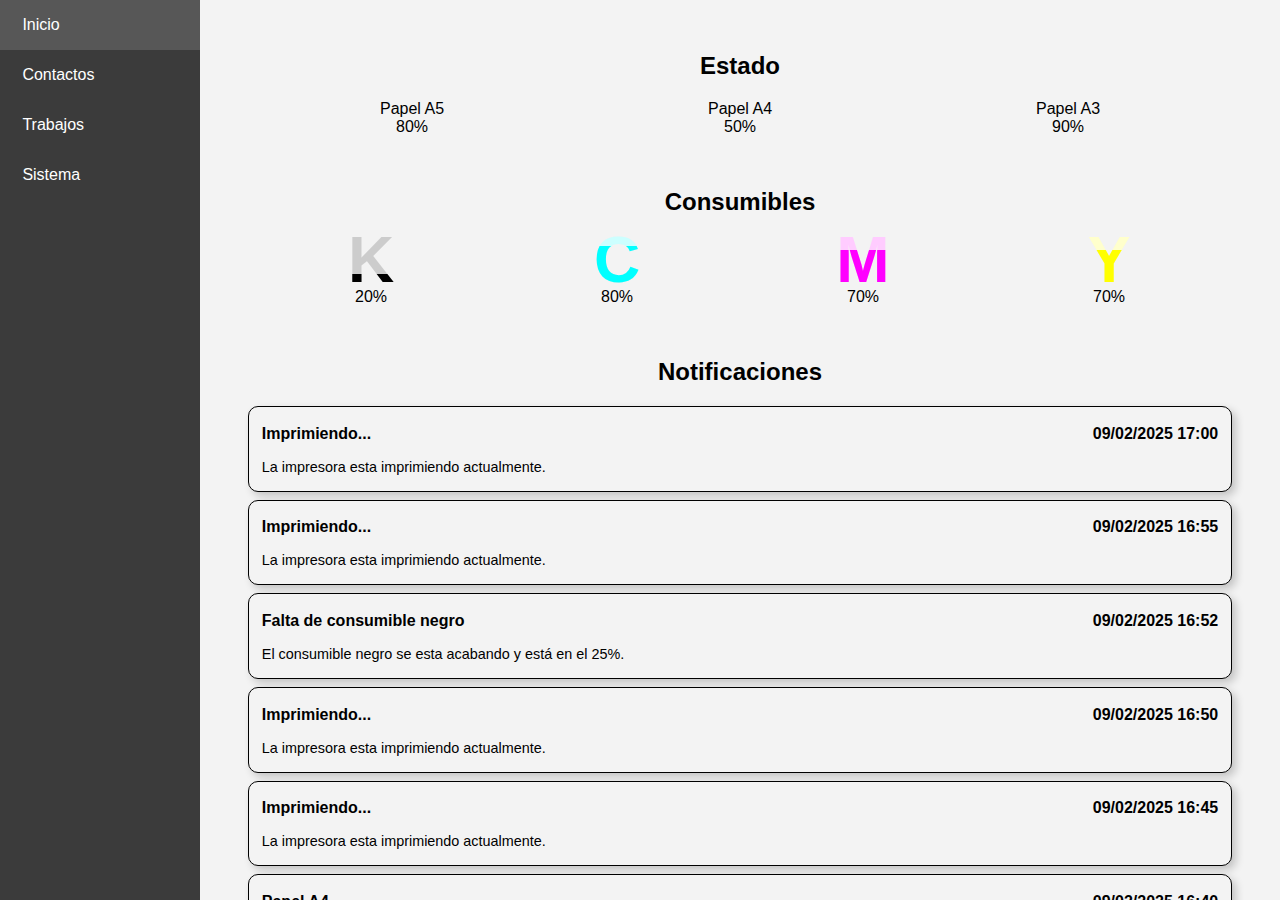
<file: Impresora/index.html>
<!DOCTYPE html>
<html lang="es">
<head>
    <meta charset="UTF-8">
    <meta name="viewport" content="width=device-width, initial-scale=1.0">
    <title>Web de Impresora</title>
    <link rel="stylesheet" href="style.css">
</head>
<body>
    <nav>
        <ul>
            <li><a href="index.html">Inicio</a></li>
            <li><a href="contactos.html">Contactos</a></li>
            <li><a href="trabajos.html">Trabajos</a></li>
            <li><a href="sistema.html">Sistema</a></li>
        </ul>
    </nav>
    <main>
        <section class="estado">
            <h2>Estado</h2>
            <div class="fila-estado">
                <div>
                    <p>Papel A5</p>
                    <p id="papelA5">80%</p>
                </div>
                <div>
                    <p>Papel A4</p>
                    <p id="papelA4">50%</p>
                </div>
                <div>
                    <p>Papel A3</p>
                    <p id="papelA3">90%</p>
                </div>
            </div>
        </section>
        <section class="consumibles">
            <h2>Consumibles</h2>
            <div class="fila-consumibles">
                <div class="contenedor-toner">
                    <div class="toner k">K</div>
                    <div class="porcentaje">20%</div>
                </div>
                <div class="contenedor-toner">
                    <div class="toner c">C</div>
                    <div class="porcentaje">80%</div>
                </div>
                <div class="contenedor-toner">
                    <div class="toner m">M</div>
                    <div class="porcentaje">70%</div>
                </div>
                <div class="contenedor-toner">
                    <div class="toner y">Y</div>
                    <div class="porcentaje">70%</div>
                </div>
            </div>
        </section>
        <section class="notificaciones">
            <h2>Notificaciones</h2>
            <div class="notificacion">
                <p id="notificacion-title" class="notificacion-title">
                    <span class="notificacion-text">Imprimiendo...</span>
                    <span class="notificacion-hora">09/02/2025 17:00</span>
                </p>
                <p class="notificacion-descripcion">La impresora esta imprimiendo actualmente.</p>
            </div>
            <div class="notificacion">
                <p id="notificacion-title" class="notificacion-title">
                    <span class="notificacion-text">Imprimiendo...</span>
                    <span class="notificacion-hora">09/02/2025 16:55</span>
                </p>
                <p class="notificacion-descripcion">La impresora esta imprimiendo actualmente.</p>
            </div>
            <div class="notificacion">
                <p id="notificacion-title" class="notificacion-title">
                    <span class="notificacion-text">Falta de consumible negro</span>
                    <span class="notificacion-hora">09/02/2025 16:52</span>
                </p>
                <p class="notificacion-descripcion">El consumible negro se esta acabando y está en el 25%.</p>
            </div>
            <div class="notificacion">
                <p id="notificacion-title" class="notificacion-title">
                    <span class="notificacion-text">Imprimiendo...</span>
                    <span class="notificacion-hora">09/02/2025 16:50</span>
                </p>
                <p class="notificacion-descripcion">La impresora esta imprimiendo actualmente.</p>
            </div>
            <div class="notificacion">
                <p id="notificacion-title" class="notificacion-title">
                    <span class="notificacion-text">Imprimiendo...</span>
                    <span class="notificacion-hora">09/02/2025 16:45</span>
                </p>
                <p class="notificacion-descripcion">La impresora esta imprimiendo actualmente.</p>
            </div>
            <div class="notificacion">
                <p id="notificacion-title" class="notificacion-title">
                    <span class="notificacion-text">Papel A4</span>
                    <span class="notificacion-hora">09/02/2025 16:40</span>
                </p>
                <p class="notificacion-descripcion">El papel A4 se encuentra en el 50%.</p>
            </div>
            <div class="notificacion">
                <p id="notificacion-title" class="notificacion-title">
                    <span class="notificacion-text">Imprimiendo...</span>
                    <span class="notificacion-hora">09/02/2025 16:35</span>
                </p>
                <p class="notificacion-descripcion">La impresora esta imprimiendo actualmente.</p>
            </div>
        </section>
    </main>
</body>
</html>
</file>
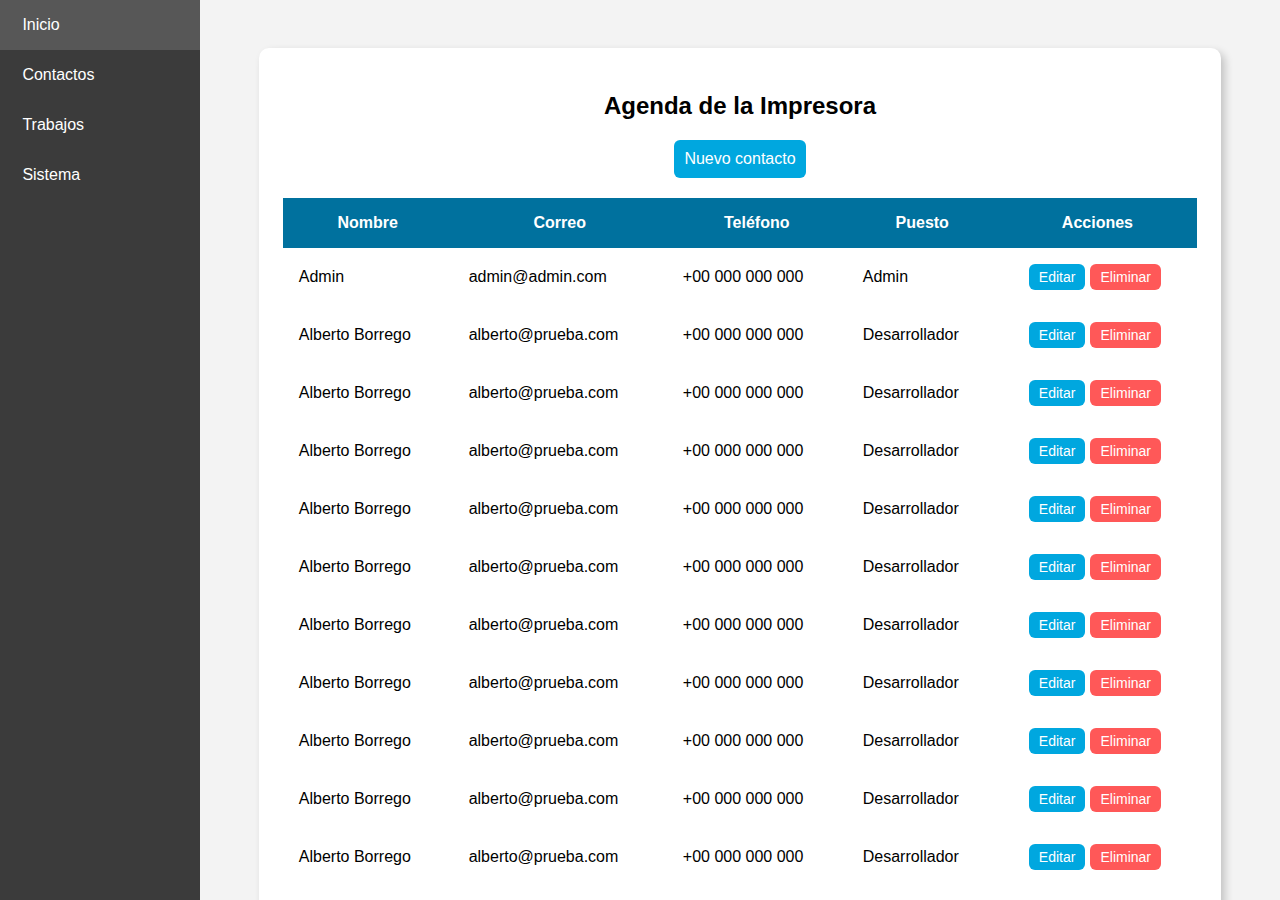
<file: Impresora/contactos.html>
<!DOCTYPE html>
<html lang="es">
<head>
    <meta charset="UTF-8">
    <meta name="viewport" content="width=device-width, initial-scale=1.0">
    <title>Web de Impresora</title>
    <link rel="stylesheet" href="style.css">
</head>
<body>
    <nav>
        <ul>
            <li><a href="index.html">Inicio</a></li>
            <li><a href="contactos.html">Contactos</a></li>
            <li><a href="trabajos.html">Trabajos</a></li>
            <li><a href="sistema.html">Sistema</a></li>
        </ul>
    </nav>
    <main>
        <div class="contenedorTabla">
            <h2>Agenda de la Impresora</h2>
            <button class="btnAgregar">Nuevo contacto</button>
            <table class="tabla">
                <thead>
                    <tr>
                        <th>Nombre</th>
                        <th>Correo</th>
                        <th>Teléfono</th>
                        <th>Puesto</th>
                        <th>Acciones</th>
                    </tr>
                </thead>
                <tbody>
                    <tr>
                        <td>Admin</td>
                        <td>admin@admin.com</td>
                        <td>+00 000 000 000</td>
                        <td>Admin</td>
                        <td>
                            <button class="btnTabla btnEditarParar">Editar</button>
                            <button class="btnTabla btnEliminar">Eliminar</button>
                        </td>
                    </tr>
                    <tr>
                        <td>Alberto Borrego</td>
                        <td>alberto@prueba.com</td>
                        <td>+00 000 000 000</td>
                        <td>Desarrollador</td>
                        <td>
                            <button class="btnTabla btnEditarParar">Editar</button>
                            <button class="btnTabla btnEliminar">Eliminar</button>
                        </td>
                    </tr>
                    <tr>
                        <td>Alberto Borrego</td>
                        <td>alberto@prueba.com</td>
                        <td>+00 000 000 000</td>
                        <td>Desarrollador</td>
                        <td>
                            <button class="btnTabla btnEditarParar">Editar</button>
                            <button class="btnTabla btnEliminar">Eliminar</button>
                        </td>
                    </tr>
                    <tr>
                        <td>Alberto Borrego</td>
                        <td>alberto@prueba.com</td>
                        <td>+00 000 000 000</td>
                        <td>Desarrollador</td>
                        <td>
                            <button class="btnTabla btnEditarParar">Editar</button>
                            <button class="btnTabla btnEliminar">Eliminar</button>
                        </td>
                    </tr>
                    <tr>
                        <td>Alberto Borrego</td>
                        <td>alberto@prueba.com</td>
                        <td>+00 000 000 000</td>
                        <td>Desarrollador</td>
                        <td>
                            <button class="btnTabla btnEditarParar">Editar</button>
                            <button class="btnTabla btnEliminar">Eliminar</button>
                        </td>
                    </tr>
                    <tr>
                        <td>Alberto Borrego</td>
                        <td>alberto@prueba.com</td>
                        <td>+00 000 000 000</td>
                        <td>Desarrollador</td>
                        <td>
                            <button class="btnTabla btnEditarParar">Editar</button>
                            <button class="btnTabla btnEliminar">Eliminar</button>
                        </td>
                    </tr>
                    <tr>
                        <td>Alberto Borrego</td>
                        <td>alberto@prueba.com</td>
                        <td>+00 000 000 000</td>
                        <td>Desarrollador</td>
                        <td>
                            <button class="btnTabla btnEditarParar">Editar</button>
                            <button class="btnTabla btnEliminar">Eliminar</button>
                        </td>
                    </tr>
                    <tr>
                        <td>Alberto Borrego</td>
                        <td>alberto@prueba.com</td>
                        <td>+00 000 000 000</td>
                        <td>Desarrollador</td>
                        <td>
                            <button class="btnTabla btnEditarParar">Editar</button>
                            <button class="btnTabla btnEliminar">Eliminar</button>
                        </td>
                    </tr>
                    <tr>
                        <td>Alberto Borrego</td>
                        <td>alberto@prueba.com</td>
                        <td>+00 000 000 000</td>
                        <td>Desarrollador</td>
                        <td>
                            <button class="btnTabla btnEditarParar">Editar</button>
                            <button class="btnTabla btnEliminar">Eliminar</button>
                        </td>
                    </tr>
                    <tr>
                        <td>Alberto Borrego</td>
                        <td>alberto@prueba.com</td>
                        <td>+00 000 000 000</td>
                        <td>Desarrollador</td>
                        <td>
                            <button class="btnTabla btnEditarParar">Editar</button>
                            <button class="btnTabla btnEliminar">Eliminar</button>
                        </td>
                    </tr>
                    <tr>
                        <td>Alberto Borrego</td>
                        <td>alberto@prueba.com</td>
                        <td>+00 000 000 000</td>
                        <td>Desarrollador</td>
                        <td>
                            <button class="btnTabla btnEditarParar">Editar</button>
                            <button class="btnTabla btnEliminar">Eliminar</button>
                        </td>
                    </tr>
                    <tr>
                        <td>Alberto Borrego</td>
                        <td>alberto@prueba.com</td>
                        <td>+00 000 000 000</td>
                        <td>Desarrollador</td>
                        <td>
                            <button class="btnTabla btnEditarParar">Editar</button>
                            <button class="btnTabla btnEliminar">Eliminar</button>
                        </td>
                    </tr>
                </tbody>
            </table>
            <div class="paginacionCaja">
                <ul class="paginacion">
                    <li class="activo"><a>1</a></li>
                    <li><a>2</a></li>
                    <li><a>3</a></li>
                </ul>
            </div>
        </div>
    </main>
</body>
</html>
</file>
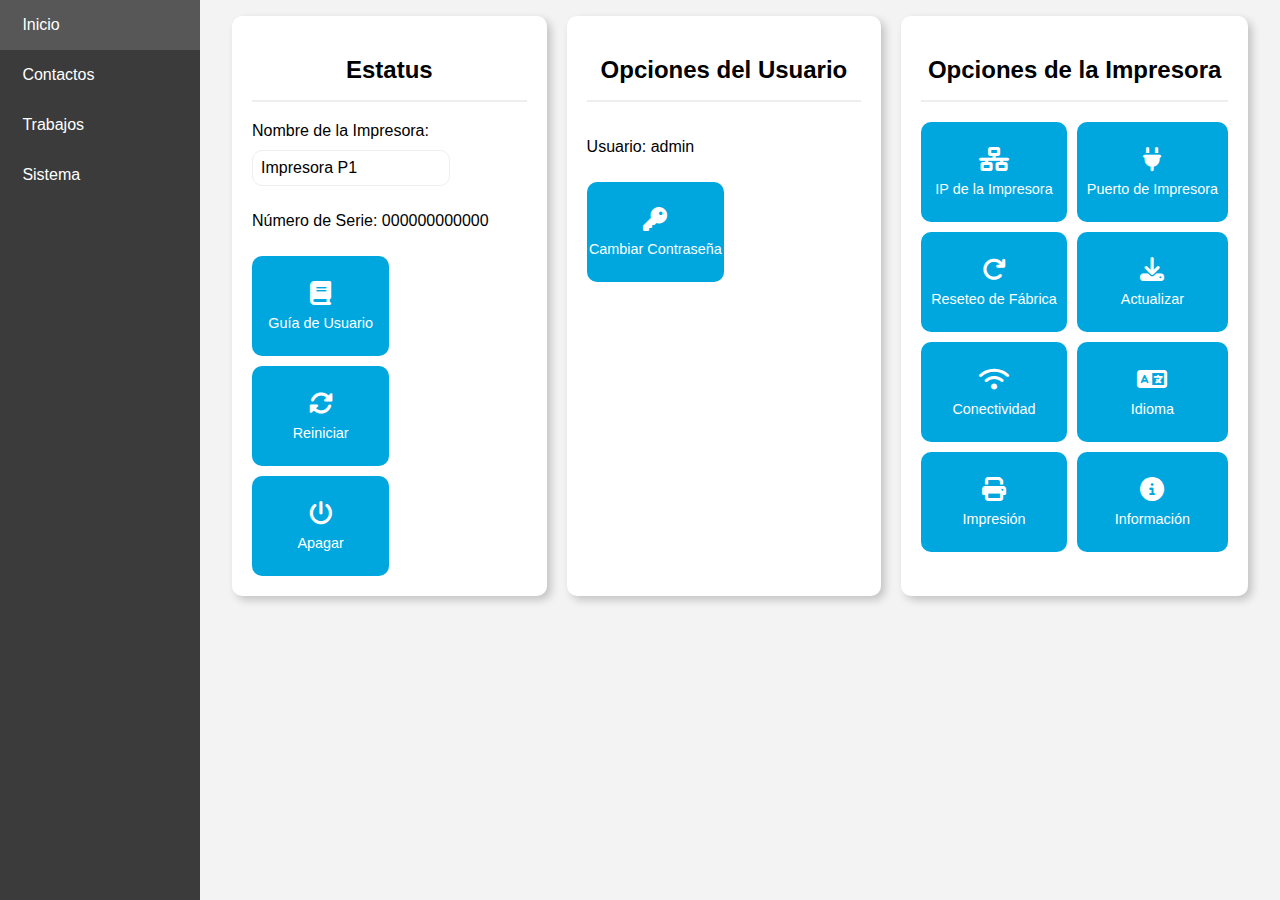
<file: Impresora/sistema.html>
<!DOCTYPE html>
<html lang="es">
<head>
    <meta charset="UTF-8">
    <meta name="viewport" content="width=device-width, initial-scale=1.0">
    <title>Web de Impresora</title>
    <link rel="stylesheet" href="style.css">
    <link rel="stylesheet" href="https://cdnjs.cloudflare.com/ajax/libs/font-awesome/6.4.2/css/all.min.css">
</head>
<body>
    <nav>
        <ul>
            <li><a href="index.html">Inicio</a></li>
            <li><a href="contactos.html">Contactos</a></li>
            <li><a href="trabajos.html">Trabajos</a></li>
            <li><a href="sistema.html">Sistema</a></li>
        </ul>
    </nav>
    <main>
        <div class="mainSistema">
            <div class="seccion">
                <h2 class="borde">Estatus</h2>
                <div class="tarjeta">
                    <label>Nombre de la Impresora:</label>
                    <input type="text" name="nombreImpresora" class="nombreImpresora" value="Impresora P1">
                    <p>Número de Serie: <span id="numSerie">000000000000</span></p>
                    <button class="botonIcono ancho"><i class="fas fa-book"></i>Guía de Usuario</button>
                    <button class="botonIcono ancho"><i class="fas fa-sync-alt"></i>Reiniciar</button>
                    <button class="botonIcono ancho"><i class="fas fa-power-off"></i>Apagar</button>
                </div>
            </div>
            <div class="seccion">
                <h2 class="borde">Opciones del Usuario</h2>
                <div class="tarjeta">
                    <p>Usuario: <span id="nombreUsuario">admin</span></p>
                    <button class="botonIcono ancho"><i class="fas fa-key"></i>Cambiar Contraseña</button>
                </div>
            </div>
            <div class="seccion">
                <h2 class="borde">Opciones de la Impresora</h2>
                <div class="cajaGrid">
                    <button class="botonIcono"><i class="fas fa-network-wired"></i>IP de la Impresora</button>
                    <button class="botonIcono"><i class="fas fa-plug"></i>Puerto de Impresora</button>
                    <button class="botonIcono"><i class="fas fa-redo"></i>Reseteo de Fábrica</button>
                    <button class="botonIcono"><i class="fas fa-download"></i>Actualizar</button>
                    <button class="botonIcono"><i class="fas fa-wifi"></i>Conectividad</button>
                    <button class="botonIcono"><i class="fas fa-language"></i>Idioma</button>
                    <button class="botonIcono"><i class="fas fa-print"></i>Impresión</button>
                    <button class="botonIcono"><i class="fas fa-info-circle"></i>Información</button>
                </div>
            </div>
        </div>
    </main>
</body>
</html>
</file>
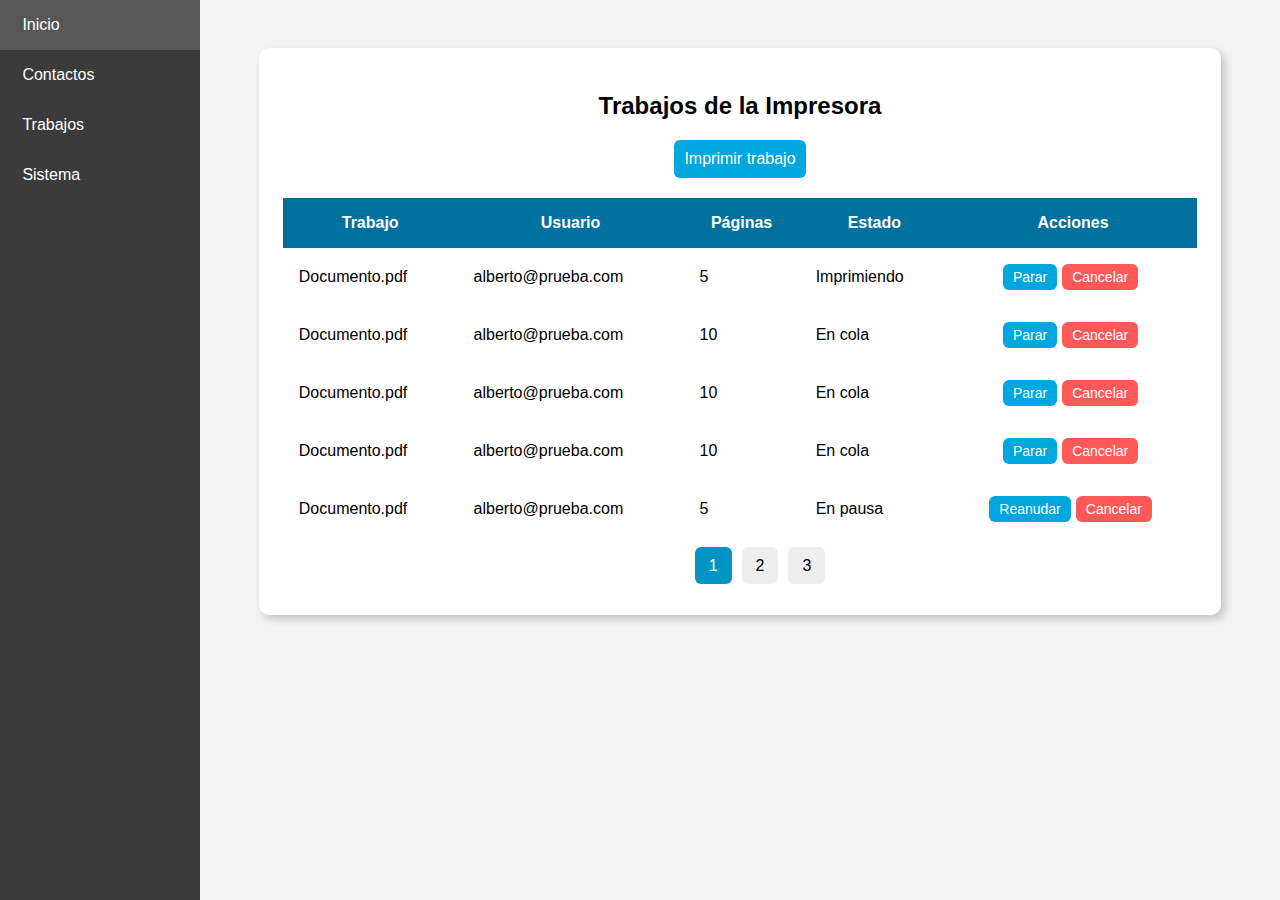
<file: Impresora/trabajos.html>
<!DOCTYPE html>
<html lang="es">
<head>
    <meta charset="UTF-8">
    <meta name="viewport" content="width=device-width, initial-scale=1.0">
    <title>Web de Impresora</title>
    <link rel="stylesheet" href="style.css">
</head>
<body>
    <nav>
        <ul>
            <li><a href="index.html">Inicio</a></li>
            <li><a href="contactos.html">Contactos</a></li>
            <li><a href="trabajos.html">Trabajos</a></li>
            <li><a href="sistema.html">Sistema</a></li>
        </ul>
    </nav>
    <main>
        <div class="contenedorTabla">
            <h2>Trabajos de la Impresora</h2>
            <button class="btnAgregar">Imprimir trabajo</button>
    
            <table class="tabla">
                <thead>
                    <tr>
                        <th>Trabajo</th>
                        <th>Usuario</th>
                        <th>Páginas</th>
                        <th>Estado</th>
                        <th>Acciones</th>
                    </tr>
                </thead>
                <tbody>
                    <tr>
                        <td>Documento.pdf</td>
                        <td>alberto@prueba.com</td>
                        <td>5</td>
                        <td>Imprimiendo</td>
                        <td class="acciones">
                            <button class="btnTabla btnEditarParar">Parar</button>
                            <button class="btnTabla btnEliminar">Cancelar</button>
                        </td>
                    </tr>
                    <tr>
                        <td>Documento.pdf</td>
                        <td>alberto@prueba.com</td>
                        <td>10</td>
                        <td>En cola</td>
                        <td class="acciones">
                            <button class="btnTabla btnEditarParar">Parar</button>
                            <button class="btnTabla btnEliminar">Cancelar</button>
                        </td>
                    </tr>
                    <tr>
                        <td>Documento.pdf</td>
                        <td>alberto@prueba.com</td>
                        <td>10</td>
                        <td>En cola</td>
                        <td class="acciones">
                            <button class="btnTabla btnEditarParar">Parar</button>
                            <button class="btnTabla btnEliminar">Cancelar</button>
                        </td>
                    </tr>
                    <tr>
                        <td>Documento.pdf</td>
                        <td>alberto@prueba.com</td>
                        <td>10</td>
                        <td>En cola</td>
                        <td class="acciones">
                            <button class="btnTabla btnEditarParar">Parar</button>
                            <button class="btnTabla btnEliminar">Cancelar</button>
                        </td>
                    </tr>
                    <tr>
                        <td>Documento.pdf</td>
                        <td>alberto@prueba.com</td>
                        <td>5</td>
                        <td>En pausa</td>
                        <td class="acciones">
                            <button class="btnTabla btnEditarParar">Reanudar</button>
                            <button class="btnTabla btnEliminar">Cancelar</button>
                        </td>
                    </tr>
                </tbody>
            </table>
            <div class="paginacionCaja">
                <ul class="paginacion">
                    <li class="activo"><a>1</a></li>
                    <li><a>2</a></li>
                    <li><a>3</a></li>
                </ul>
            </div>
        </div>
    </main>
</body>
</html>
</file>
<file: Impresora/style.css>
body {
    font-family: Verdana, Arial;
    margin: 0;
    padding: 0;
    height: 100vh;
    display: flex;
}

:root {
    --azul: rgb(0, 167, 223);
    --azul-hover: rgb(0, 147, 196);
    --sombra: rgba(0, 0, 0, 0.2);
}

/* INDEX */
.container {
    display: flex;
    flex: 1;
}

nav {
    background-color: #3b3b3b;
    width: 200px;
    height: 100vh;
    display: flex;
    flex-direction: column;
}

nav ul {
    list-style-type: none;
    margin: 0;
    padding: 0;
    flex: 1;
}

nav ul li {
    margin: 0;
}

nav ul li a {
    text-decoration: none;
    color: white;
    padding: 1rem 1.4rem;
    display: block;
}

nav ul li a:hover {
    background-color: #575757;
}

main {
    flex: 1;
    padding: 1rem 2rem;
    overflow-y: auto;
    background-color: #f3f3f3;
}

section {
    padding: 1rem;
}

h2 {
    text-align: center;
}

.fila-estado {
    display: flex;
    justify-content: space-between;
}

.fila-estado > div {
    flex: 1;
    display: flex;
    flex-direction: column;
}

.fila-estado > div p {
    margin: 0;
    text-align: center;
    width: 100%;
}

.fila-consumibles {
    display: flex;
    justify-content: space-around;
    width: 100%;
}

.toner {
    font-size: 4rem;
    font-weight: 800;
    text-align: center;
    line-height: 1;
    margin-bottom: .3rem;
    width: 3rem;
    height: 3rem;
    display: flex;
    justify-content: center;
    align-items: center;
}

.k {
    background: linear-gradient(to top, black 20%, white 20%);
    background-clip: text;
    -webkit-background-clip: text;
    -webkit-text-fill-color: transparent;
    text-shadow: 0px 0px var(--sombra);
}

.c {
    background: linear-gradient(to top, cyan 80%, white 80%);
    background-clip: text;
    -webkit-background-clip: text;
    -webkit-text-fill-color: transparent;
    text-shadow: 0px 0px rgba(0, 255, 255, 0.2);
}

.m {
    background: linear-gradient(to top, magenta 70%, white 70%);
    background-clip: text;
    -webkit-background-clip: text;
    -webkit-text-fill-color: transparent;
    text-shadow: 0px 0px rgba(255, 0, 255, 0.2);
}

.y {
    background: linear-gradient(to top, yellow 70%, white 70%);
    background-clip: text;
    -webkit-background-clip: text;
    -webkit-text-fill-color: transparent;
    text-shadow: 0px 0px rgba(255, 255, 0, 0.2);
}

.porcentaje {
    font-size: 1rem;
    text-align: center;
}

.notificacion {
    background-color: #f3f3f3;
    border-radius: 10px;
    border: 1px solid black;
    padding: .1rem .8rem;
    margin-bottom: .5rem;
    box-shadow: 4px 4px 8px var(--sombra);
}

.notificacion-title {
    display: flex;
    justify-content: space-between;
    font-weight: 600;
}

.notificacion-text, .notificacion-hora {
    font-weight: 600;
}

.notificacion-descripcion {
    font-size: .9rem;
}

/* CONTACTOS Y TRABAJOS */
.contenedorTabla {
    width: 90%;
    margin: 2rem auto;
    background-color: white;
    border-radius: 10px;
    box-shadow: 4px 4px 8px var(--sombra);
    padding: 1.5rem;
}

.btnAgregar {
    display: block;
    width: auto;
    margin: 20px auto;
    padding: 10px;
    background-color: var(--azul);
    color: black;
    border: none;
    border-radius: 6px;
    font-size: 1rem;
    cursor: pointer;
    text-align: center;
    color: white;
}

.btnAgregar:hover {
    background-color: var(--azul-hover);
}

.tabla {
    margin-top: 1rem;
    border-collapse: collapse;
    width: 100%;
}

.tabla th, .tabla td {
    padding: 1rem;
}

.tabla th {
    background-color: rgb(0, 113, 158);
    color: white;
}

.tabla tr:hover {
    background-color: #eee;
}

tr td:last-child {
    display: flex;
    justify-content: center;
}

.btnTabla {
    margin-right: 5px;
    padding: 5px 10px;
    font-size: 14px;
    cursor: pointer;
}

.btnEditarParar {
    background-color: var(--azul);
    color: black;
    border: none;
    border-radius: 6px;
    color: white;
}

.btnEditarParar:hover {
    background-color: var(--azul-hover);
}

.btnEliminar {
    background-color: rgb(255, 88, 88);
    color: black;
    border: none;
    border-radius: 6px;
    color: white;
}

.btnEliminar:hover {
    background-color: rgb(255, 33, 33);
}

.paginacionCaja {
    margin-top: .2rem;
    display: flex;
    justify-content: center;
}

.paginacion {
    list-style: none;
    display: flex;
    gap: 10px;
}

.paginacion a {
    text-decoration: none;
    padding: 10px 14px;
    border-radius: 6px;
    background-color: #eee;
    color: black;
    transition: background-color .5s;
    cursor: pointer;
}

.paginacion a:hover {
    background-color: var(--azul-hover);
    color: white;
}

.paginacion .activo a {
    background-color: var(--azul-hover);
    color: white;
}

/* SISTEMA */
.mainSistema {
    display: flex;
    gap: 20px;
}

.seccion {
    flex: 1;
    background: white;
    padding: 20px;
    border-radius: 10px;
    box-shadow: 4px 4px 8px var(--sombra);
}

.borde {
    border-bottom: 2px solid #eee;
    padding-bottom: 1rem;
}

.tarjeta {
    display: flex;
    flex-direction: column;
    gap: 10px;
}

.btnSistema {
    background-color: var(--azul);
    padding: 10px;
    border: none;
    cursor: pointer;
    border-radius: 6px;
    text-align: center;
    white-space: nowrap;
    width: fit-content;
    color: white;
}

.btnSistema:hover {
    background-color: var(--azul-hover);
}

.nombreImpresora {
    width: 100%;
    max-width: 180px;
    padding: 8px;
    border: 1px solid #eee;
    border-radius: 10px;
    font-size: 1rem;
}

.cajaGrid {
    display: grid;
    grid-template-columns: repeat(2, 1fr);
    gap: 10px;
}

.botonIcono {
    display: flex;
    flex-direction: column;
    align-items: center;
    justify-content: center;
    gap: 10px;
    background-color: var(--azul);
    padding: 10px;
    border: none;
    cursor: pointer;
    border-radius: 10px;
    text-align: center;
    white-space: nowrap;
    width: 100%;
    height: 100px;
    font-size: 0.9rem;
    color: white;
}

.botonIcono i {
    font-size: 1.5rem;
}

.ancho {
    width: 50%;
}

.botonIcono:hover {
    background-color: var(--azul-hover);
}
</file>
